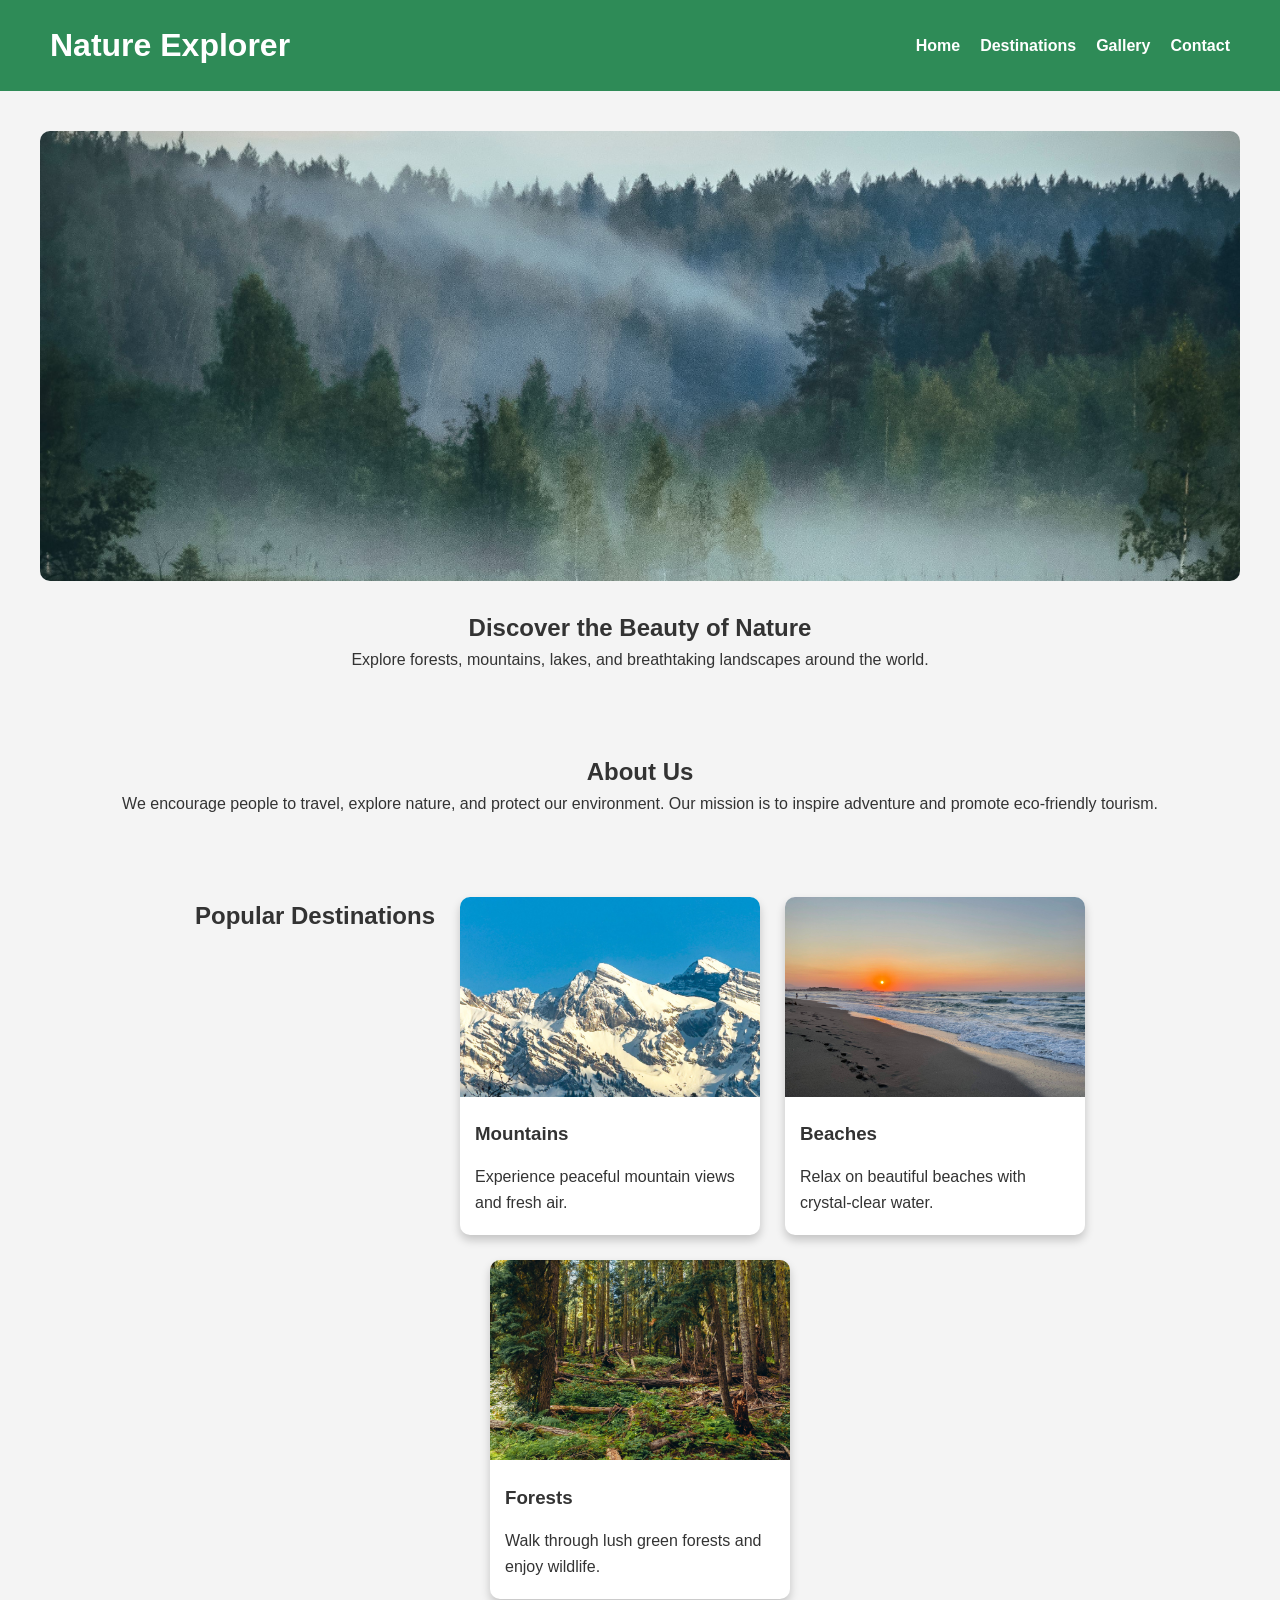
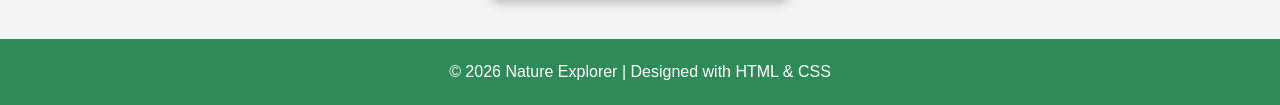
<file: index.html>
<!DOCTYPE html>
<html lang="en">
<head>
    <meta charset="UTF-8">
    <meta name="viewport" content="width=device-width, initial-scale=1.0">
    <title>Nature Explorer</title>
    <link rel="stylesheet" href="style.css">
</head>
<body>

<header>
    <h1>Nature Explorer</h1>
    <nav>
        <ul>
            <li><a href="#">Home</a></li>
            <li><a href="#">Destinations</a></li>
            <li><a href="#">Gallery</a></li>
            <li><a href="#">Contact</a></li>
        </ul>
    </nav>
</header>

<section class="hero">
    <img src="hero.jpg" alt="Beautiful Nature" height="1200px" width="900px">
    <div class="hero-text">
        <h2>Discover the Beauty of Nature</h2>
        <p>Explore forests, mountains, lakes, and breathtaking landscapes around the world.</p>
    </div>
</section>

<section class="about">
    <h2>About Us</h2>
    <p>
        We encourage people to travel, explore nature, and protect our environment.
        Our mission is to inspire adventure and promote eco-friendly tourism.
    </p>
</section>

<section class="places">
    <h2>Popular Destinations</h2>

    <div class="card">
        <img src="mountains.jpg" alt="mountain">
        <h3>Mountains</h3>
        <p>Experience peaceful mountain views and fresh air.</p>
    </div>

    <div class="card">
        <img src="beach.jpg" alt="beach">
        <h3>Beaches</h3>
        <p>Relax on beautiful beaches with crystal-clear water.</p>
    </div>

    <div class="card">
        <img src="forest.jpg" alt="forest">
        <h3>Forests</h3>
        <p>Walk through lush green forests and enjoy wildlife.</p>
    </div>
</section>

<footer>
    <p>&copy; 2026 Nature Explorer | Designed with HTML & CSS</p>
</footer>

</body>
</html>
</file>
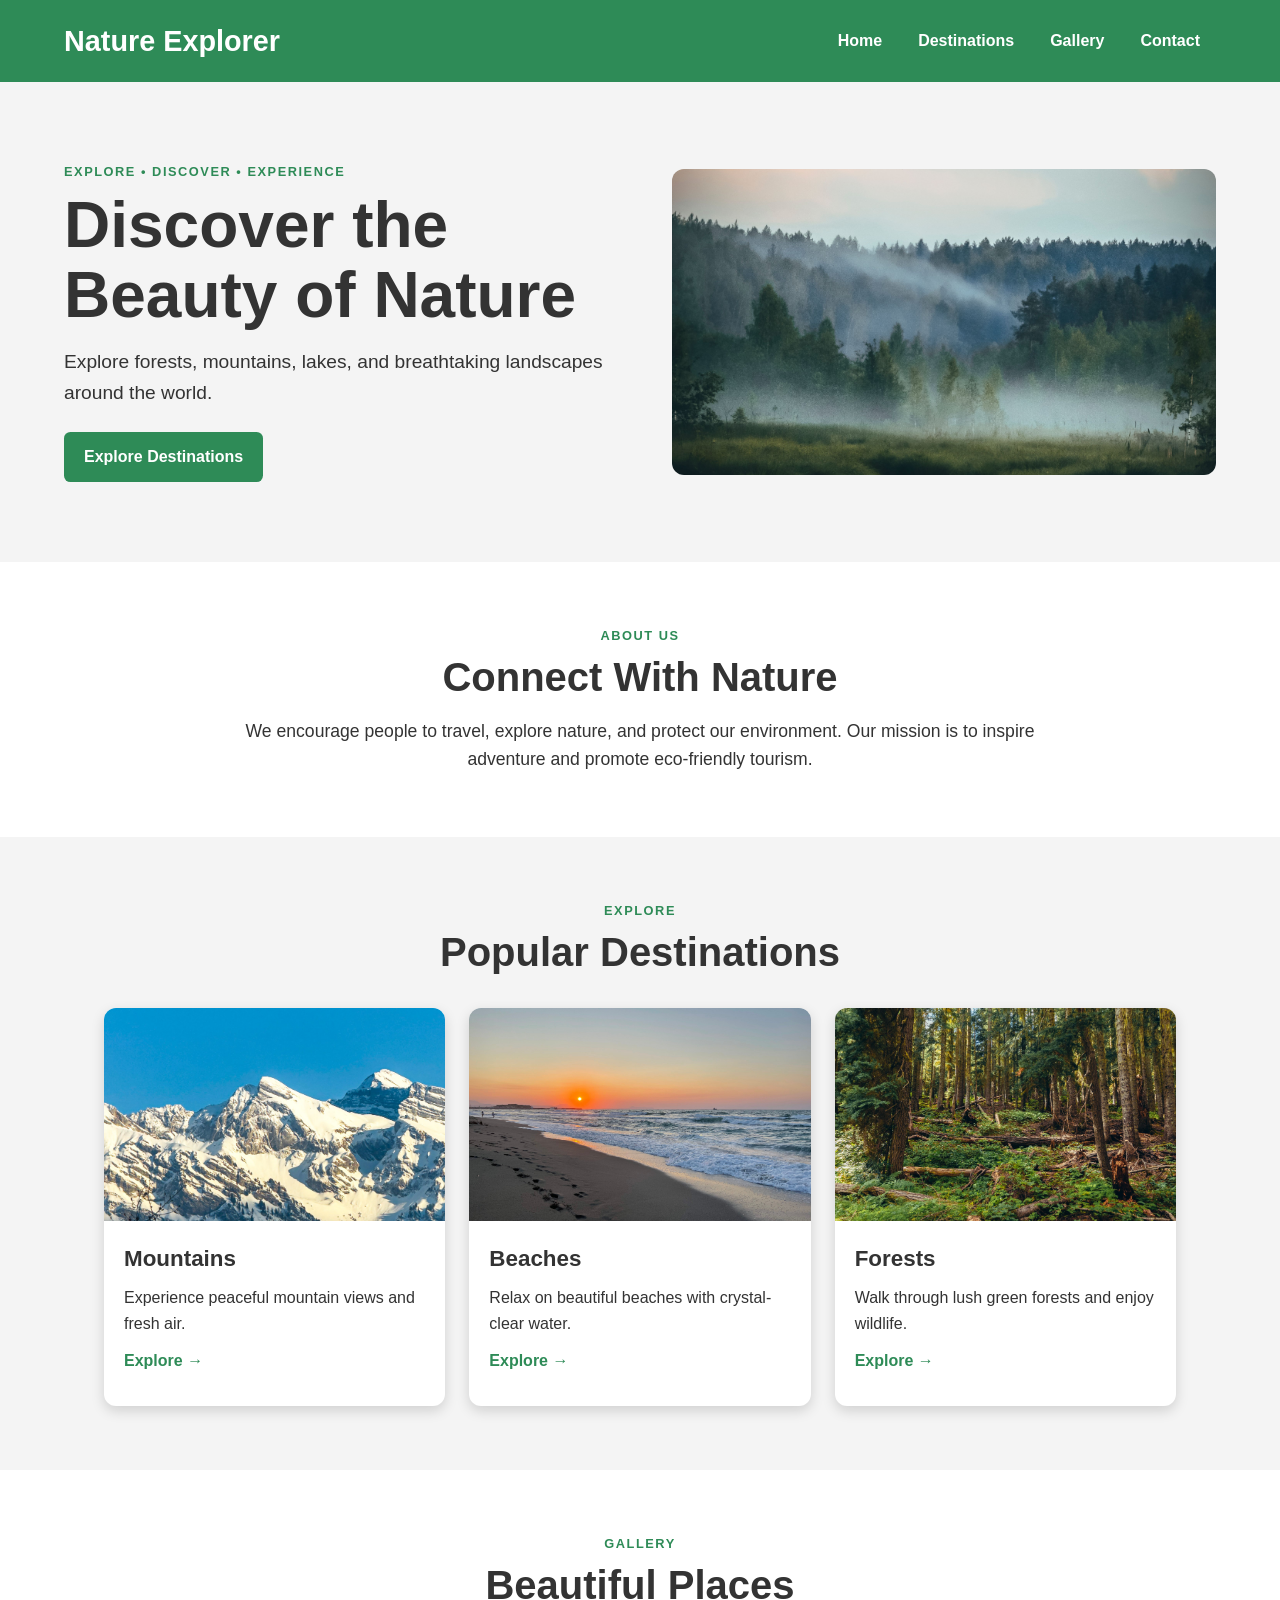
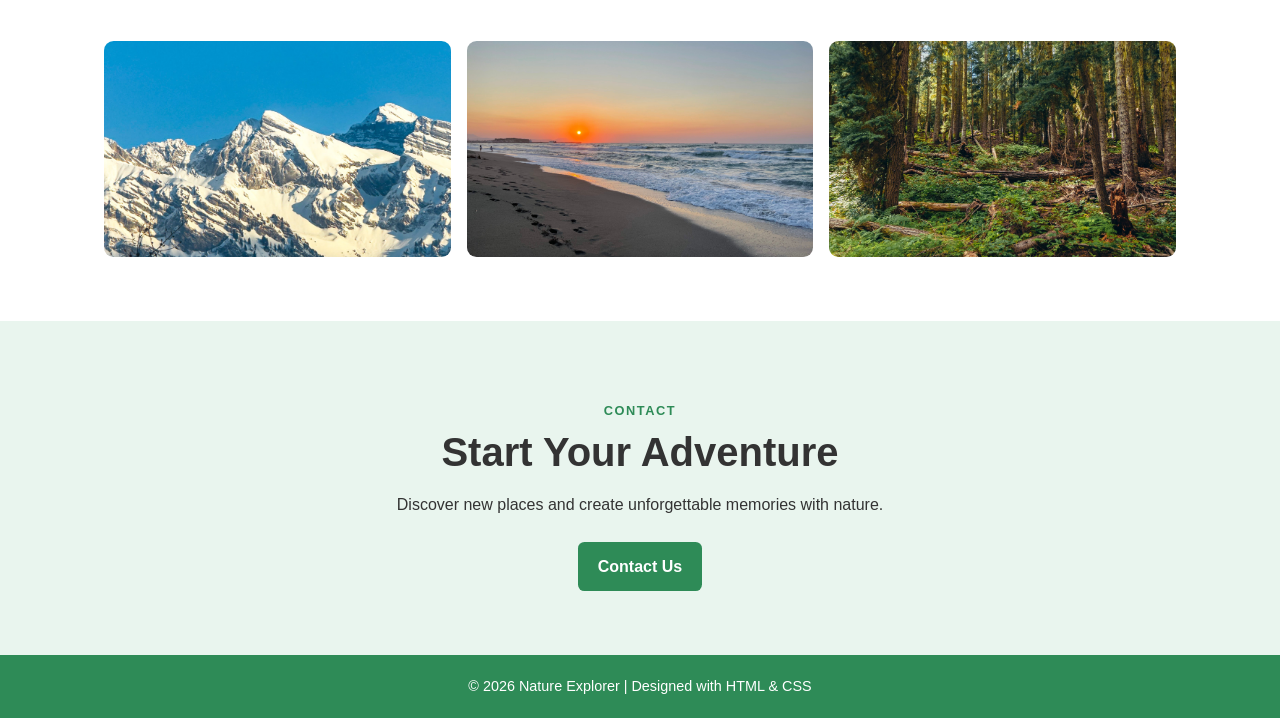
<file: Project 2/index.html>
<!DOCTYPE html>
<html lang="en">
<head>
    <meta charset="UTF-8">

    <meta name="viewport" content="width=device-width, initial-scale=1.0">

    <title>Nature Explorer</title>

    <link rel="stylesheet" href="style.css">
</head>

<body>

    <header class="site-header">
        <div class="header-content">
            <a href="#" class="logo">Nature Explorer</a>
            <!-- Mobile Popover Navigation -->
            <details class="mobile-menu">
                <summary aria-label="Open navigation menu">
                    ☰
                </summary>

                <nav class="mobile-nav" aria-label="Mobile navigation">
                    <a href="#home">Home</a>
                    <a href="#destinations">Destinations</a>
                    <a href="#gallery">Gallery</a>
                    <a href="#contact">Contact</a>
                </nav>
            </details>

            <!-- Desktop Navigation -->
            <nav class="desktop-nav" aria-label="Main navigation">
                <a href="#home">Home</a>
                <a href="#destinations">Destinations</a>
                <a href="#gallery">Gallery</a>
                <a href="#contact">Contact</a>
            </nav>
        </div>
    </header>

    <main>
        <section class="hero" id="home">
            <div class="hero-content">
                <div class="hero-text">
                    <p class="eyebrow">EXPLORE • DISCOVER • EXPERIENCE</p>
                    <h1>Discover the Beauty of Nature</h1>
                    <p class="hero-description">
                        Explore forests, mountains, lakes, and breathtaking
                        landscapes around the world.
                    </p>

                    <a href="#destinations" class="hero-button">
                        Explore Destinations
                    </a>

                </div>

                <div class="hero-image">
                    <img src="hero.jpg"
                         alt="Beautiful natural landscape">
                </div>
            </div>
        </section>

        <section class="about" id="about">

            <div class="section-container">

                <p class="section-label">ABOUT US</p>
                <h2>Connect With Nature</h2>
                <p class="about-text">
            We encourage people to travel, explore nature, and protect our environment. Our mission is to inspire adventure and promote eco-friendly tourism.
                </p>
            </div>
        </section>
        <section class="places" id="destinations">

            <div class="section-container">

                <p class="section-label">EXPLORE</p>
                <h2>Popular Destinations</h2>
                <div class="cards">
                    <article class="card">
                        <img src="mountains.jpg"
                             alt="Mountain landscape">

                        <div class="card-content">
                            <h3>Mountains</h3>
                            <p>
                                Experience peaceful mountain views and fresh air.
                            </p>
                            <a href="#gallery" class="card-link">
                                Explore →
                            </a>
                        </div>
                    </article>
                    <article class="card">
                        <img src="beach.jpg"
                             alt="Beautiful beach">
                 <div class="card-content">
                     <h3>Beaches</h3>
                     <p>
                    Relax on beautiful beaches with crystal-clear water.
                    </p>
                  <a href="#gallery" class="card-link">
                 Explore →
                  </a>
                 </div>
              </article>
          <article class="card">
            <img src="forest.jpg"
            alt="Green forest">
          <div class="card-content">
         <h3>Forests</h3>
            <p>
            Walk through lush green forests and enjoy wildlife.
             </p>
             <a href="#gallery" class="card-link">
              Explore →
          </a>
          </div>
         </article>
             </div>
            </div>
        </section>
        <section class="gallery" id="gallery">
 <div class="section-container">
   <p class="section-label">GALLERY</p>
   <h2>Beautiful Places</h2>

 <div class="gallery-grid">
  <img src="mountains.jpg"
     alt="Mountain scenery">
 <img src="beach.jpg"
    alt="Beach scenery">
 <img src="forest.jpg"
      alt="Forest scenery">
 </div>
     </div>
 </section>

    <section class="contact" id="contact">
    <div class="section-container">
     <p class="section-label">CONTACT</p>
     <h2>Start Your Adventure</h2>
        <p>
          Discover new places and create unforgettable
          memories with nature.
         </p>
         <a href="mailto:hello@example.com" class="contact-button">
        Contact Us
        </a>
        </div>
        </section>

    </main>
    <footer>

        <p>
            &copy; 2026 Nature Explorer |
            Designed with HTML & CSS
        </p>

    </footer>

</body>

</html>
</file>
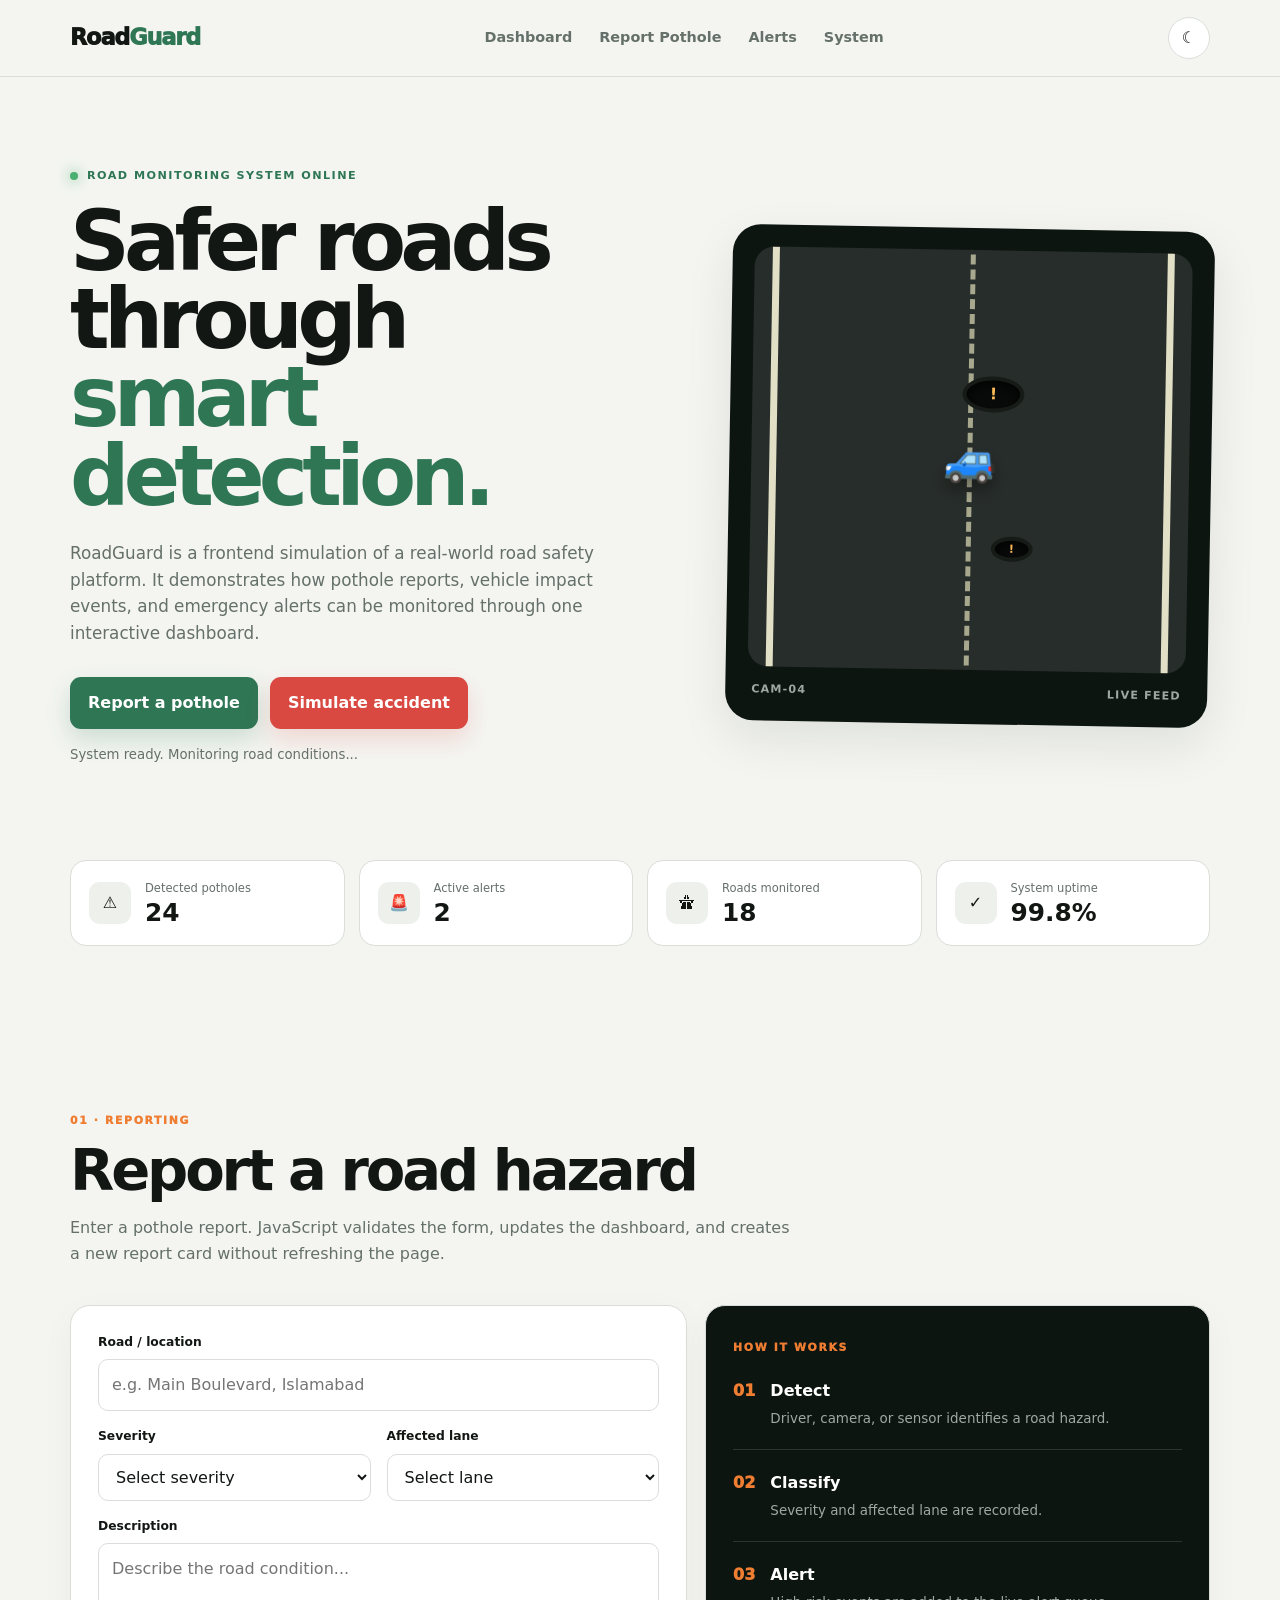
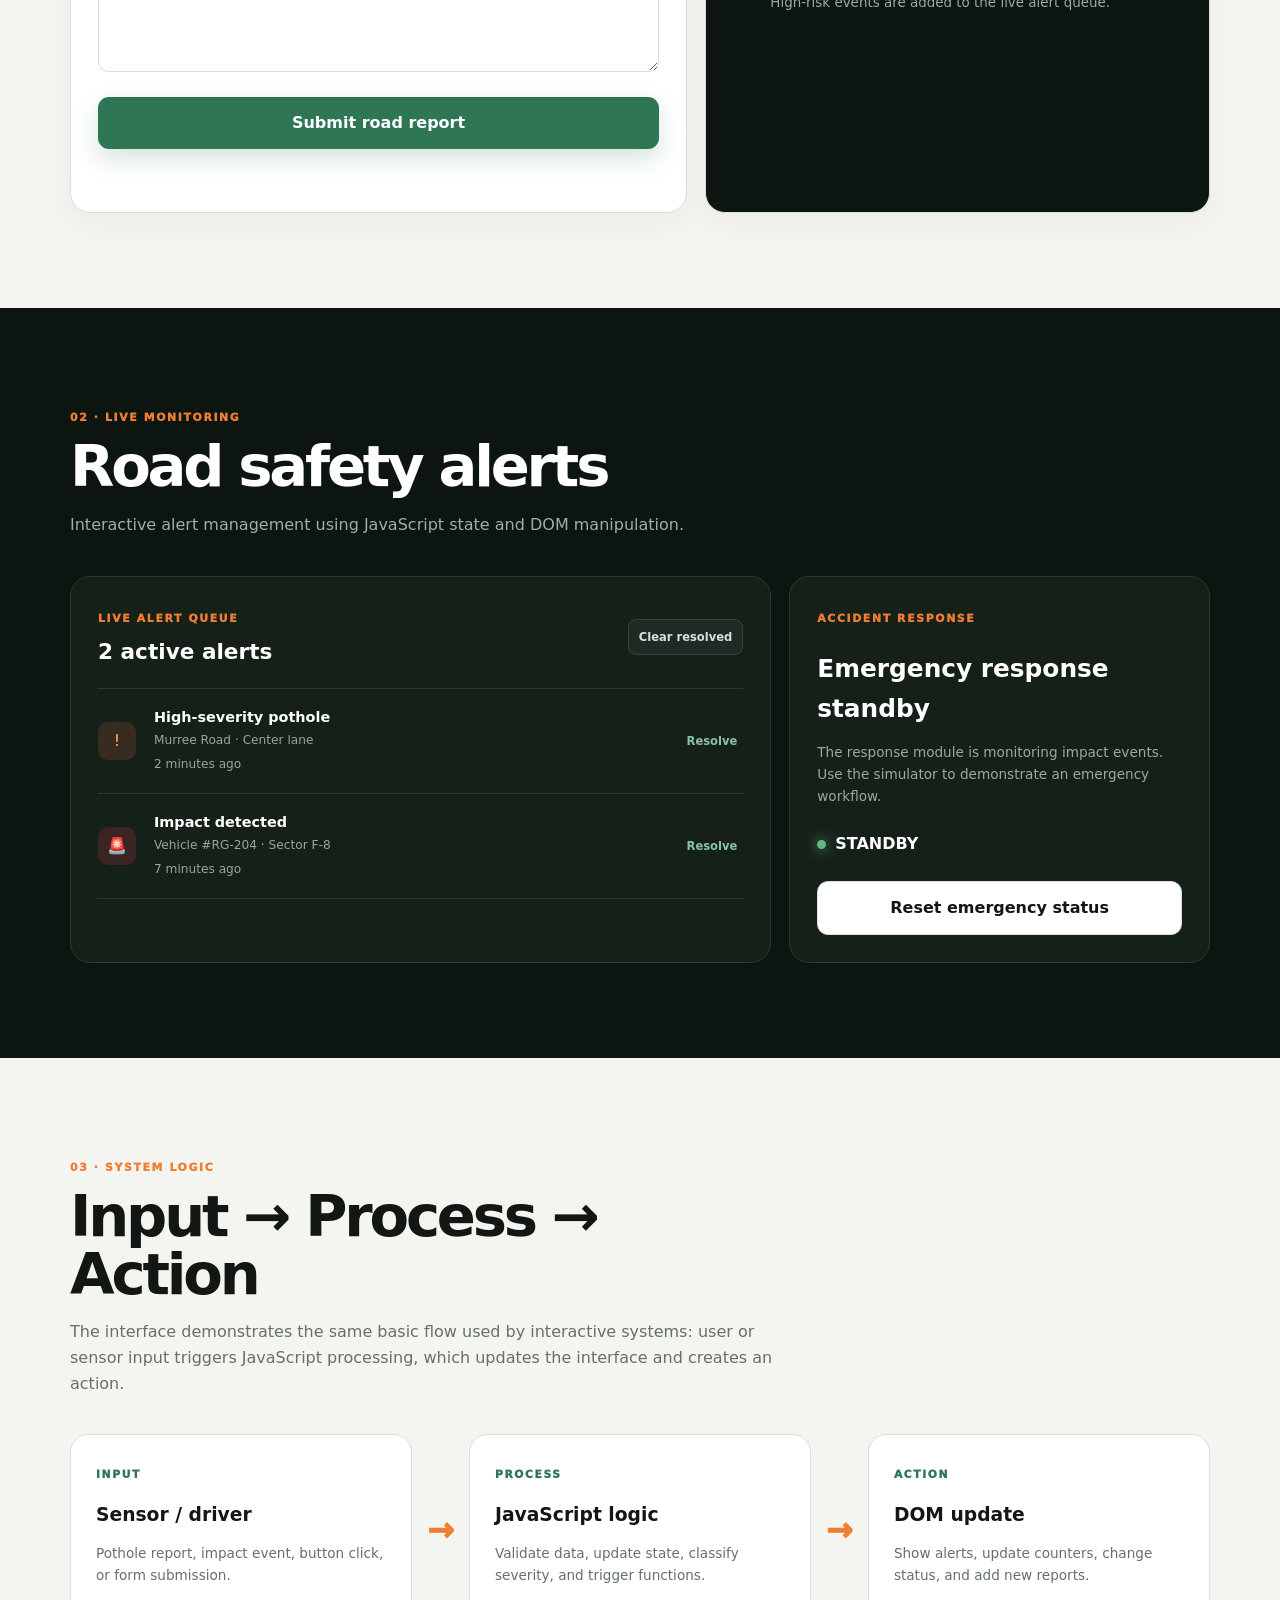
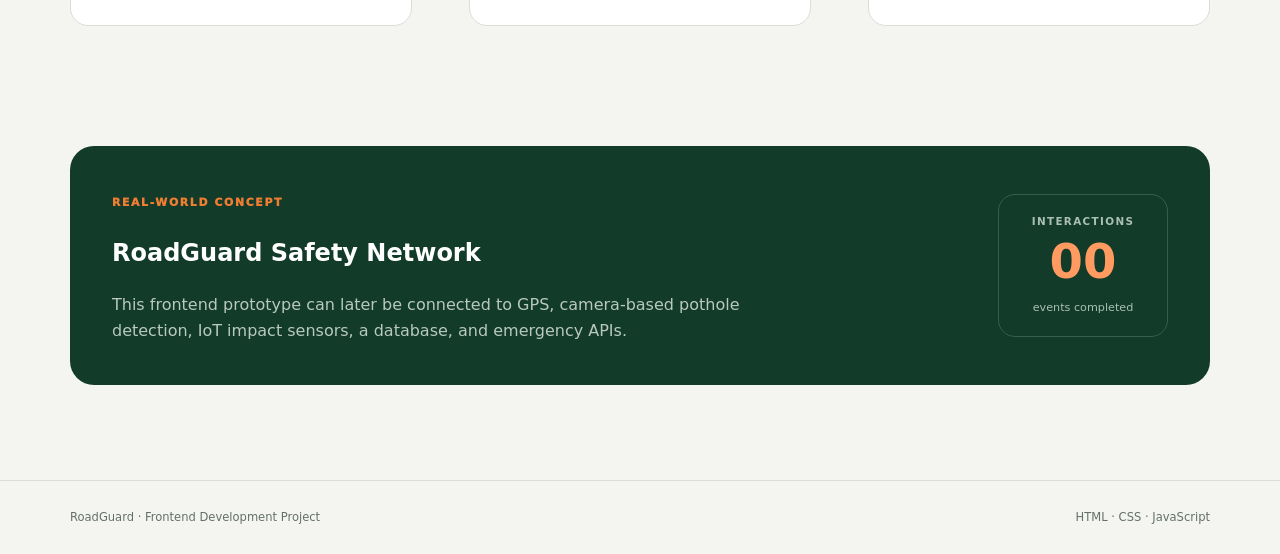
<file: Project-3/index.html>
<!DOCTYPE html>
<html lang="en">
<head>
  <meta charset="UTF-8">
  <meta name="viewport" content="width=device-width, initial-scale=1.0">

  <meta name="description"
        content="RoadGuard - Pothole Detection and Accident Alert System">

  <title>RoadGuard | Road Safety System</title>
  <!-- CSS -->
  <link rel="stylesheet" href="style.css">
</head>
<body>

  <!-- ================= HEADER ================= -->
  <header class="header">
    <nav class="nav container">
      <a href="#dashboard" class="logo">
        Road<span>Guard</span>
      </a>
      <div class="nav-links">
        <a href="#dashboard">Dashboard</a>
        <a href="#report">Report Pothole</a>
        <a href="#alerts">Alerts</a>
        <a href="#about">System</a>
      </div>

      <button id="themeToggle"
              class="theme-btn"
              aria-label="Toggle dark mode">
        ☾
      </button>
    </nav>
  </header>

  <!-- ================= MAIN ================= -->
  <main>

    <!-- ================= HERO ================= -->
    <section id="dashboard" class="hero">

      <div class="container hero-grid">

        <div class="hero-content">

          <div class="live-label">
            <span></span>
            ROAD MONITORING SYSTEM ONLINE
          </div>
          <h1>
            Safer roads through
            <strong>smart detection.</strong>
          </h1>
          <p class="hero-text">
            RoadGuard is a frontend simulation of a real-world road safety
            platform. It demonstrates how pothole reports, vehicle impact
            events, and emergency alerts can be monitored through one
            interactive dashboard.
          </p>
          <div class="hero-buttons">
            <a href="#report" class="btn primary">
              Report a pothole
            </a>

            <button id="simulateAccident"
                    class="btn danger">
              Simulate accident
            </button>
          </div>

          <p id="systemMessage"
             class="system-message"
             aria-live="polite">
            System ready. Monitoring road conditions...
          </p>
        </div>

        <!-- Road Animation / Visual -->
        <div class="road-visual">

          <div class="road">

            <div class="road-line"></div>

            <div id="vehicle" class="vehicle">
              🚙
            </div>

            <div id="pothole1" class="pothole">
              !
            </div>

            <div id="pothole2" class="pothole small">
              !
            </div>

          </div>

          <div class="visual-caption">
            <span>CAM-04</span>
            <span id="cameraStatus">LIVE FEED</span>
          </div>
        </div>
      </div>
    </section>

    <!-- ================= STATISTICS ================= -->
    <section class="stats-section">

      <div class="container stats-grid">

        <article class="stat-card">

          <span class="stat-icon">⚠</span>

          <div>
            <small>Detected potholes</small>
            <strong id="potholeCount">24</strong>
          </div>

        </article>
        <article class="stat-card">

          <span class="stat-icon">🚨</span>

          <div>
            <small>Active alerts</small>
            <strong id="alertCount">2</strong>
          </div>
        </article>


        <article class="stat-card">
          <span class="stat-icon">🛣</span>
          <div>
            <small>Roads monitored</small>
            <strong>18</strong>
          </div>
        </article>

        <article class="stat-card">

          <span class="stat-icon">✓</span>

          <div>
            <small>System uptime</small>
            <strong>99.8%</strong>
          </div>
        </article>

      </div>
    </section>


    <!-- ================= REPORT POTHOLE ================= -->
    <section id="report" class="section">

      <div class="container">
        <div class="section-heading">
          <span class="eyebrow">
            01 · REPORTING
          </span>
          <h2>
            Report a road hazard
          </h2>
          <p>
            Enter a pothole report. JavaScript validates the form,
            updates the dashboard, and creates a new report card
            without refreshing the page.
          </p>
        </div>

        <div class="report-layout">

          <!-- Form -->
          <form id="potholeForm" class="panel">
            <div class="form-grid">

              <div class="field full">
                <label for="location">
                  Road / location
                </label>

                <input
                  id="location"
                  type="text"
                  placeholder="e.g. Main Boulevard, Islamabad"
                  required
                >

              </div>

              <div class="field">

                <label for="severity">
                  Severity
                </label>

                <select id="severity" required>

                  <option value="">
                    Select severity
                  </option>

                  <option value="Low">
                    Low
                  </option>

                  <option value="Medium">
                    Medium
                  </option>

                  <option value="High">
                    High
                  </option>

                  <option value="Critical">
                    Critical
                  </option>
                </select>

              </div>

              <div class="field">

                <label for="lane">
                  Affected lane
                </label>

                <select id="lane" required>

                  <option value="">
                    Select lane
                  </option>

                  <option>
                    Left lane
                  </option>

                  <option>
                    Center lane
                  </option>

                  <option>
                    Right lane
                  </option>

                  <option>
                    Multiple lanes
                  </option>

                </select>
              </div>


              <div class="field full">

                <label for="description">
                  Description
                </label>

                <textarea
                  id="description"
                  rows="4"
                  placeholder="Describe the road condition..."
                ></textarea>

              </div>

            </div>


            <button
              class="btn primary full"
              type="submit">

              Submit road report

            </button>


            <p
              id="formMessage"
              class="form-message"
              aria-live="polite">
            </p>

          </form>


          <!-- How system works -->
          <div class="panel how-it-works">

            <span class="mini-label">
              HOW IT WORKS
            </span>


            <div class="step">

              <span>01</span>

              <div>

                <strong>Detect</strong>

                <p>
                  Driver, camera, or sensor identifies
                  a road hazard.
                </p>

              </div>

            </div>


            <div class="step">

              <span>02</span>

              <div>

                <strong>Classify</strong>

                <p>
                  Severity and affected lane are recorded.
                </p>

              </div>

            </div>


            <div class="step">

              <span>03</span>

              <div>

                <strong>Alert</strong>

                <p>
                  High-risk events are added to
                  the live alert queue.
                </p>

              </div>

            </div>

          </div>

        </div>

      </div>

    </section>


    <!-- ================= ALERTS ================= -->
    <section id="alerts" class="section dark">

      <div class="container">

        <div class="section-heading light">

          <span class="eyebrow">
            02 · LIVE MONITORING
          </span>

          <h2>
            Road safety alerts
          </h2>

          <p>
            Interactive alert management using
            JavaScript state and DOM manipulation.
          </p>

        </div>


        <div class="alert-layout">

          <!-- Alert Queue -->
          <div class="panel dark-panel">

            <div class="panel-top">

              <div>

                <span class="mini-label">
                  LIVE ALERT QUEUE
                </span>

                <h3 id="alertTitle">
                  2 active alerts
                </h3>

              </div>

              <button
                id="clearAlerts"
                class="small-btn">

                Clear resolved

              </button>

            </div>


            <div id="alertList" class="alert-list">

              <article class="alert-item high">

                <span class="alert-symbol">
                  !
                </span>

                <div>

                  <strong>
                    High-severity pothole
                  </strong>

                  <p>
                    Murree Road · Center lane
                  </p>

                  <small>
                    2 minutes ago
                  </small>

                </div>

                <button
                  class="resolve-btn"
                  type="button">

                  Resolve

                </button>

              </article>


              <article class="alert-item critical">

                <span class="alert-symbol">
                  🚨
                </span>

                <div>

                  <strong>
                    Impact detected
                  </strong>

                  <p>
                    Vehicle #RG-204 · Sector F-8
                  </p>

                  <small>
                    7 minutes ago
                  </small>

                </div>

                <button
                  class="resolve-btn"
                  type="button">

                  Resolve

                </button>

              </article>

            </div>

          </div>


          <!-- Accident Response -->
          <div class="panel safety-panel">

            <span class="mini-label">
              ACCIDENT RESPONSE
            </span>

            <h3 id="responseTitle">
              Emergency response standby
            </h3>

            <p id="responseText">

              The response module is monitoring impact
              events. Use the simulator to demonstrate
              an emergency workflow.

            </p>


            <div class="response-status">

              <span id="responseDot"></span>

              <strong id="responseStatus">
                STANDBY
              </strong>

            </div>


            <button
              id="resetEmergency"
              class="btn secondary full"
              type="button">

              Reset emergency status

            </button>

          </div>

        </div>

      </div>

    </section>


    <!-- ================= SYSTEM LOGIC ================= -->
    <section class="section">

      <div class="container">

        <div class="section-heading">

          <span class="eyebrow">
            03 · SYSTEM LOGIC
          </span>

          <h2>
            Input → Process → Action
          </h2>

          <p>
            The interface demonstrates the same basic flow
            used by interactive systems: user or sensor input
            triggers JavaScript processing, which updates the
            interface and creates an action.
          </p>

        </div>


        <div class="logic-grid">

          <article class="logic-card">

            <span>INPUT</span>

            <h3>
              Sensor / driver
            </h3>

            <p>
              Pothole report, impact event,
              button click, or form submission.
            </p>
          </article>

          <div class="logic-arrow">
            →
          </div>

          <article class="logic-card">
            <span>PROCESS</span>

            <h3>
              JavaScript logic
            </h3>
            <p>
              Validate data, update state,
              classify severity, and trigger functions.
            </p>
          </article>
          <div class="logic-arrow">
            →
          </div>
          <article class="logic-card">
            <span>ACTION</span>
            <h3>
              DOM update
            </h3>
            <p>
              Show alerts, update counters,
              change status, and add new reports.
            </p>
          </article>
        </div>
      </div>
    </section>

    <!-- ================= ABOUT ================= -->
    <section id="about" class="section about">
      <div class="container about-box">
        <div>

          <span class="eyebrow">
            REAL-WORLD CONCEPT
          </span>
          <h2>
            RoadGuard Safety Network
          </h2>
          <p>
            This frontend prototype can later be connected
            to GPS, camera-based pothole detection,
            IoT impact sensors, a database, and emergency APIs.
          </p>
        </div>
        <div class="project-score">
          <small>
            INTERACTIONS
          </small>
          <strong id="interactionScore">
            00
          </strong>
          <span>
            events completed
          </span>
        </div>
      </div>
    </section>
  </main>

  <!-- ================= FOOTER ================= -->
  <footer class="footer">
    <div class="container">
      <span>
        RoadGuard · Frontend Development Project 
      </span>
      <span>
        HTML · CSS · JavaScript
      </span>
    </div>
  </footer>

  <!-- JavaScript -->
  <script src="script.js"></script>

</body>
</html>
</file>
<file: style.css>
*{
    margin:0;
    padding:0;
    box-sizing:border-box;
    font-family:Arial, sans-serif;
}

body{
    background:#f4f4f4;
    color:#333;
    line-height:1.6;
}

header{
    background:#2e8b57;
    color:white;
    display:flex;
    justify-content:space-between;
    align-items:center;
    padding:20px 50px;
}

nav ul{
    display:flex;
    list-style:none;
}

nav ul li{
    margin-left:20px;
}

nav ul li a{
    color:white;
    text-decoration:none;
    font-weight:bold;
}

.hero{
    text-align:center;
    padding:40px;
}

.hero img{
    width:100%;
    max-height:450px;
    object-fit:cover;
    border-radius:10px;
}

.hero-text{
    margin-top:20px;
}

.about{
    padding:40px;
    text-align:center;
}

.places{
    display:flex;
    justify-content:center;
    gap:25px;
    flex-wrap:wrap;
    padding:40px;
}

.card{
    width:300px;
    background:white;
    border-radius:10px;
    box-shadow:0 5px 10px rgba(0,0,0,.2);
    overflow:hidden;
    transition:.3s;
}

.card:hover{
    transform:translateY(-8px);
}

.card img{
    width:100%;
    height:200px;
    object-fit:cover;
}

.card h3{
    padding:15px;
}

.card p{
    padding:0 15px 20px;
}

footer{
    background:#2e8b57;
    color:white;
    text-align:center;
    padding:20px;
}
</file>
<file: Project 2/style.css>
* {
    margin: 0;
    padding: 0;
    box-sizing: border-box;
}

html {
    scroll-behavior: smooth;
}

body {
    font-family: Arial, sans-serif;
    background: #f4f4f4;
    color: #333;
    line-height: 1.6;
}

img {
    display: block;
    width: 100%;
    max-width: 100%;
}

a {
    text-decoration: none;
}


/*HEADER MOBILE-FIRST */

.site-header {
    background: #2e8b57;
    color: white;

    /* Fluid spacing */

    padding: 1rem 5%;

    position: sticky;
    top: 0;
    z-index: 1000;
}

.header-content {
    width: 100%;
    max-width: 75rem;
    margin: 0 auto;

    display: flex;
    justify-content: space-between;
    align-items: center;
}

.logo {
    color: white;

    font-size: clamp(1.25rem, 4vw, 1.8rem);
    font-weight: bold;
}


/* DESKTOP NAVIGATION */

.desktop-nav {
    display: none;
}

.desktop-nav a {
    color: white;

    /* Accessible touch target */
    padding: 0.75rem 1rem;

    font-weight: bold;
}

.desktop-nav a:hover,
.desktop-nav a:focus {
    text-decoration: underline;
}


/*POPOVER NAVIGATION */

.mobile-menu {
    position: relative;
}

.mobile-menu summary {
    list-style: none;

    /* Accessible touch target */

    min-width: 2.75rem;
    min-height: 2.75rem;

    display: flex;
    align-items: center;
    justify-content: center;

    cursor: pointer;

    font-size: 1.6rem;

    border-radius: 0.4rem;
}

.mobile-menu summary::-webkit-details-marker {
    display: none;
}

.mobile-menu summary:hover,
.mobile-menu summary:focus {
    background: rgba(255, 255, 255, 0.15);
}


/* Popover menu */

.mobile-nav {
    position: absolute;

    top: calc(100% + 0.75rem);
    right: 0;

    width: min(15rem, 80vw);

    background: white;

    border-radius: 0.5rem;

    box-shadow: 0 0.5rem 1.2rem rgba(0, 0, 0, 0.2);

    display: flex;
    flex-direction: column;

    overflow: hidden;
}

.mobile-nav a {
    color: #2e8b57;

    /* Large touch-friendly links */
    padding: 1rem;

    font-weight: bold;
}

.mobile-nav a:hover,
.mobile-nav a:focus {
    background: #e9f5ee;
}


.hero {
    padding: 3rem 5%;
}

.hero-content {
    width: 100%;
    max-width: 75rem;
    margin: 0 auto;

    display: flex;
    flex-direction: column;

    gap: 2rem;
}

.hero-text {
    display: flex;
    flex-direction: column;
    justify-content: center;
}

.eyebrow,
.section-label {
    color: #2e8b57;

    font-size: 0.8rem;
    font-weight: bold;

    letter-spacing: 0.12em;
}

.hero h1 {
    margin-top: 0.5rem;

    /* Fluid typography */
    font-size: clamp(2rem, 8vw, 4rem);

    line-height: 1.1;
}

.hero-description {
    margin-top: 1rem;

    font-size: clamp(1rem, 2.5vw, 1.2rem);

    max-width: 40rem;
}

.hero-image img {
    width: 100%;

    aspect-ratio: 16 / 9;

    object-fit: cover;

    border-radius: 0.75rem;
}


.hero-button,
.contact-button {
    display: inline-flex;

    align-items: center;
    justify-content: center;

    width: fit-content;

    margin-top: 1.5rem;

    /* Accessible touch target */
    min-height: 2.75rem;

    padding: 0.75rem 1.25rem;

    background: #2e8b57;
    color: white;

    border-radius: 0.4rem;

    font-weight: bold;
}

.hero-button:hover,
.hero-button:focus,
.contact-button:hover,
.contact-button:focus {
    background: #246b45;
}


.section-container {
    width: 100%;
    max-width: 75rem;

    margin: 0 auto;

    padding: 0 5%;
}

section h2 {
    margin-top: 0.4rem;

    font-size: clamp(1.7rem, 5vw, 2.5rem);

    line-height: 1.2;
}


.about {
    padding: 4rem 0;

    text-align: center;

    background: white;
}

.about-text {
    max-width: 50rem;

    margin: 1rem auto 0;

    font-size: 1rem;
}


/*DESTINATIONS CSS GRID = MACRO LAYOUT */

.places {
    padding: 4rem 0;

    text-align: center;
}

.cards {
    margin-top: 2rem;

    display: grid;

    /* Mobile: one column */
    grid-template-columns: 1fr;

    gap: 1.5rem;
}


/*CARD FLEXBOX( MICRO LAYOUT) */

.card {
    background: white;

    border-radius: 0.75rem;

    overflow: hidden;

    box-shadow: 0 0.3rem 0.8rem rgba(0, 0, 0, 0.15);

    display: flex;
    flex-direction: column;

    text-align: left;

    transition: transform 0.3s ease;
}

.card:hover {
    transform: translateY(-0.4rem);
}

.card img {
    aspect-ratio: 16 / 10;

    object-fit: cover;
}

.card-content {
    padding: 1.25rem;

    display: flex;
    flex-direction: column;

    flex: 1;
}

.card h3 {
    font-size: 1.4rem;
}

.card p {
    margin-top: 0.5rem;
}

.card-link {
    color: #2e8b57;

    font-weight: bold;

    /* Touch-friendly */
    padding: 0.75rem 0;

    margin-top: auto;
}

.card-link:hover,
.card-link:focus {
    text-decoration: underline;
}

.gallery {
    padding: 4rem 0;

    background: white;

    text-align: center;
}

.gallery-grid {
    margin-top: 2rem;

    display: grid;

    /* Mobile */
    grid-template-columns: 1fr;

    gap: 1rem;
}

.gallery-grid img {
    aspect-ratio: 16 / 10;

    object-fit: cover;

    border-radius: 0.6rem;
}

.contact {
    padding: 4rem 0;

    text-align: center;

    background: #e9f5ee;
}

.contact p {
    margin-top: 1rem;
}

footer {
    background: #2e8b57;

    color: white;

    text-align: center;

    padding: 1.25rem 5%;

    font-size: 0.9rem;
}


/* TABLET */

@media (min-width: 600px) {

    /* Two destination columns */

    .cards {
        grid-template-columns: repeat(2, 1fr);
    }

    /* Two gallery columns */

    .gallery-grid {
        grid-template-columns: repeat(2, 1fr);
    }

    .hero {
        padding: 4rem 5%;
    }
}

/* DESKTOP */

@media (min-width: 900px) {

    .mobile-menu {
        display: none;
    }


    .desktop-nav {
        display: flex;

        align-items: center;

        gap: 0.25rem;
    }


    /*
       CSS GRID = MACRO LAYOUT
    */

    .hero-content {
        display: grid;

        grid-template-columns: 1fr 1fr;

        align-items: center;

        gap: 3rem;
    }


    /* Three destination columns */

    .cards {
        grid-template-columns: repeat(3, 1fr);
    }


    /* Three gallery columns */

    .gallery-grid {
        grid-template-columns: repeat(3, 1fr);
    }


    .about-text {
        font-size: 1.1rem;
    }
}

/*LARGE DESKTOP */

@media (min-width: 1200px) {

    .hero {
        padding-top: 5rem;
        padding-bottom: 5rem;
    }

    .hero-content {
        gap: 4rem;
    }
}
</file>
<file: Project-3/style.css>
/* =========================================
   ROADGUARD
   Pothole Detection & Accident Alert System
========================================= */
:root {
  --bg: #f4f5f1;
  --surface: #ffffff;
  --surface-2: #edf0eb;

  --text: #121714;
  --muted: #65706a;

  --line: #d9ded9;

  --green: #2f7655;
  --green-dark: #123b29;

  --orange: #ef7d32;
  --red: #d94841;
  --yellow: #e0a72f;

  --dark: #0d1511;
  --dark-2: #152019;

  --shadow:
    0 18px 50px rgba(15, 24, 18, 0.09);
}


/* =========================================
   GLOBAL
========================================= */

* {
  box-sizing: border-box;
}

html {
  scroll-behavior: smooth;
}

body {
  margin: 0;

  font-family:
    Inter,
    ui-sans-serif,
    system-ui,
    -apple-system,
    BlinkMacSystemFont,
    "Segoe UI",
    sans-serif;

  color: var(--text);
  background: var(--bg);

  line-height: 1.6;
}

button,
input,
textarea,
select {
  font: inherit;
}

button,
a {
  -webkit-tap-highlight-color: transparent;
}

a {
  color: inherit;
  text-decoration: none;
}

.container {
  width: min(1140px, calc(100% - 40px));
  margin: 0 auto;
}


/* =========================================
   HEADER
========================================= */

.header {
  position: sticky;
  top: 0;
  z-index: 50;

  background: rgba(244, 245, 241, 0.9);

  backdrop-filter: blur(16px);

  border-bottom: 1px solid var(--line);
}

.nav {
  min-height: 76px;

  display: flex;
  align-items: center;
  justify-content: space-between;

  gap: 25px;
}

.logo {
  font-size: 1.4rem;
  font-weight: 950;

  letter-spacing: -0.05em;
}

.logo span {
  color: var(--green);
}

.nav-links {
  display: flex;
  gap: 27px;

  color: var(--muted);

  font-size: 0.9rem;
  font-weight: 750;
}

.nav-links a:hover {
  color: var(--green);
}

.theme-btn {
  width: 42px;
  height: 42px;

  border-radius: 50%;

  border: 1px solid var(--line);

  background: var(--surface);

  cursor: pointer;

  color: var(--text);
}


/* =========================================
   HERO
========================================= */

.hero {
  padding: 90px 0 75px;
}

.hero-grid {
  display: grid;

  grid-template-columns: 1.1fr 0.9fr;

  align-items: center;

  gap: 70px;
}

.live-label {
  display: flex;

  align-items: center;

  gap: 9px;

  font-size: 0.7rem;

  letter-spacing: 0.13em;

  font-weight: 900;

  color: var(--green);
}

.live-label span {
  width: 8px;
  height: 8px;

  background: #4caf72;

  border-radius: 50%;

  box-shadow: 0 0 14px #4caf72;
}

h1 {
  margin: 18px 0 24px;

  font-size: clamp(3.1rem, 6.5vw, 6.3rem);

  line-height: 0.94;

  letter-spacing: -0.07em;

  max-width: 760px;
}

h1 strong {
  color: var(--green);
}

.hero-text {
  max-width: 650px;

  color: var(--muted);

  font-size: 1.05rem;
}

.hero-buttons {
  display: flex;

  flex-wrap: wrap;

  gap: 12px;

  margin: 30px 0 15px;
}

.btn {
  border: 0;

  border-radius: 11px;

  padding: 13px 18px;

  cursor: pointer;

  font-weight: 850;

  transition:
    transform 0.18s,
    box-shadow 0.18s,
    opacity 0.18s;
}

.btn:hover {
  transform: translateY(-2px);
}

.btn.primary {
  color: #fff;

  background: var(--green);

  box-shadow:
    0 10px 25px rgba(47, 118, 85, 0.2);
}

.btn.danger {
  color: #fff;

  background: var(--red);

  box-shadow:
    0 10px 25px rgba(217, 72, 65, 0.18);
}

.btn.secondary {
  color: var(--text);

  background: var(--surface);

  border: 1px solid var(--line);
}

.btn.full {
  width: 100%;
}

.system-message {
  min-height: 28px;

  color: var(--muted);

  font-size: 0.83rem;
}


/* =========================================
   ROAD VISUAL
========================================= */

.road-visual {
  background: var(--dark);

  border-radius: 28px;

  padding: 22px;

  color: white;

  box-shadow: var(--shadow);

  transform: rotate(1deg);
}

.road {
  height: 420px;

  border-radius: 20px;

  background: #272d2a;

  position: relative;

  overflow: hidden;

  display: flex;

  justify-content: center;
}

.road::before,
.road::after {
  content: "";

  position: absolute;

  top: 0;
  bottom: 0;

  width: 7px;

  background: #e2dfc7;
}

.road::before {
  left: 18px;
}

.road::after {
  right: 18px;
}

.road-line {
  position: absolute;

  top: -40px;
  bottom: -40px;

  width: 5px;

  border-left: 5px dashed #c8c7a7;

  opacity: 0.8;
}

.vehicle {
  position: absolute;

  z-index: 4;

  top: 50%;

  transform: translateY(-50%);

  font-size: 2.7rem;

  transition:
    top 0.5s,
    transform 0.5s;

  filter:
    drop-shadow(
      0 8px 8px rgba(0, 0, 0, 0.35)
    );
}

.vehicle.danger {
  animation: shake 0.35s 5;
}

@keyframes shake {

  25% {
    transform: translate(-7px, -50%);
  }

  75% {
    transform: translate(7px, -50%);
  }

}

.pothole {
  position: absolute;

  z-index: 2;

  width: 62px;
  height: 36px;

  border-radius: 50%;

  background: #080b0a;

  border: 4px solid #161b18;

  color: #ffbb56;

  display: grid;

  place-items: center;

  font-weight: 900;

  left: 48%;
  top: 30%;

  box-shadow:
    inset 0 5px 12px rgba(0, 0, 0, 0.7);
}

.pothole.small {
  width: 42px;
  height: 25px;

  left: 55%;
  top: 68%;

  font-size: 0.7rem;
}

.visual-caption {
  display: flex;

  justify-content: space-between;

  padding: 14px 4px 0;

  color: #9ca8a1;

  font-size: 0.7rem;

  letter-spacing: 0.1em;

  font-weight: 800;
}


/* =========================================
   STATISTICS
========================================= */

.stats-section {
  padding: 0 0 65px;
}

.stats-grid {
  display: grid;

  grid-template-columns:
    repeat(4, 1fr);

  gap: 14px;
}

.stat-card {
  display: flex;

  align-items: center;

  gap: 14px;

  background: var(--surface);

  border: 1px solid var(--line);

  border-radius: 16px;

  padding: 18px;
}

.stat-icon {
  display: grid;

  place-items: center;

  width: 42px;
  height: 42px;

  background: var(--surface-2);

  border-radius: 11px;
}

.stat-card small {
  display: block;

  color: var(--muted);

  font-size: 0.72rem;
}

.stat-card strong {
  display: block;

  font-size: 1.55rem;

  line-height: 1.2;
}


/* =========================================
   SECTIONS
========================================= */

.section {
  padding: 95px 0;
}

.section-heading {
  max-width: 730px;

  margin-bottom: 38px;
}

.eyebrow,
.mini-label {
  color: var(--orange);

  font-size: 0.68rem;

  letter-spacing: 0.15em;

  font-weight: 950;
}

.section-heading h2 {
  margin: 10px 0 12px;

  font-size:
    clamp(2.2rem, 4.5vw, 4.2rem);

  line-height: 1;

  letter-spacing: -0.055em;
}

.section-heading p:last-child {
  color: var(--muted);
}


/* =========================================
   REPORT FORM
========================================= */

.report-layout {
  display: grid;

  grid-template-columns: 1.1fr 0.9fr;

  gap: 18px;
}

.panel {
  background: var(--surface);

  border: 1px solid var(--line);

  border-radius: 20px;

  padding: 27px;

  box-shadow:
    0 10px 35px rgba(15, 24, 18, 0.04);
}

.form-grid {
  display: grid;

  grid-template-columns: 1fr 1fr;

  gap: 16px;

  margin-bottom: 18px;
}

.field.full {
  grid-column: 1 / -1;
}

.field label {
  display: block;

  font-size: 0.77rem;

  font-weight: 850;

  margin-bottom: 7px;
}

input,
textarea,
select {
  width: 100%;

  border: 1px solid var(--line);

  border-radius: 10px;

  padding: 12px 13px;

  background: var(--surface);

  color: var(--text);

  outline: none;

  resize: vertical;
}

input:focus,
textarea:focus,
select:focus {
  border-color: var(--green);

  box-shadow:
    0 0 0 3px
    rgba(47, 118, 85, 0.11);
}

.form-message {
  min-height: 24px;

  margin: 12px 0 0;

  color: var(--green);

  font-size: 0.8rem;

  font-weight: 750;
}


/* =========================================
   HOW IT WORKS
========================================= */

.how-it-works {
  background: var(--dark);

  color: #fff;
}

.step {
  display: flex;

  gap: 15px;

  padding: 20px 0;

  border-bottom:
    1px solid #2a3730;
}

.step:last-child {
  border-bottom: 0;
}

.step > span {
  color: var(--orange);

  font-weight: 950;
}

.step strong {
  display: block;
}

.step p {
  margin: 4px 0 0;

  color: #9daaa2;

  font-size: 0.84rem;
}


/* =========================================
   ALERT SECTION
========================================= */

.dark {
  background: var(--dark);

  color: #fff;
}

.section-heading.light p:last-child {
  color: #a1ada5;
}

.alert-layout {
  display: grid;

  grid-template-columns: 1.25fr 0.75fr;

  gap: 18px;
}

.dark-panel,
.safety-panel {
  background: var(--dark-2);

  border-color: #2c3931;

  box-shadow: none;
}

.panel-top {
  display: flex;

  justify-content: space-between;

  align-items: center;

  gap: 20px;

  border-bottom:
    1px solid #2b3830;

  padding-bottom: 18px;
}

.panel-top h3 {
  margin: 6px 0 0;

  font-size: 1.35rem;
}

.small-btn {
  border:
    1px solid #35443a;

  background: #1e2b24;

  color: #d7dfda;

  border-radius: 8px;

  padding: 8px 10px;

  cursor: pointer;

  font-size: 0.72rem;

  font-weight: 750;
}


/* Alert item */

.alert-item {
  display: grid;

  grid-template-columns:
    42px 1fr auto;

  align-items: center;

  gap: 14px;

  padding: 17px 0;

  border-bottom:
    1px solid #2b3830;
}

.alert-symbol {
  width: 38px;
  height: 38px;

  display: grid;

  place-items: center;

  border-radius: 10px;

  background: #382c21;

  color: #ffb15d;
}

.alert-item.critical
.alert-symbol {
  background: #3b2422;

  color: #ff8b82;
}

.alert-item strong {
  display: block;

  font-size: 0.9rem;
}

.alert-item p,
.alert-item small {
  margin: 2px 0 0;

  color: #98a69e;

  font-size: 0.76rem;
}

.resolve-btn {
  border: 0;

  background: transparent;

  color: #8bc2a3;

  cursor: pointer;

  font-weight: 800;

  font-size: 0.72rem;
}

.alert-item.resolved {
  opacity: 0.42;
}


/* =========================================
   EMERGENCY PANEL
========================================= */

.safety-panel {
  min-height: 270px;
}

.safety-panel h3 {
  font-size: 1.55rem;

  margin: 20px 0 8px;
}

.safety-panel p {
  color: #9ca9a1;

  font-size: 0.85rem;
}

.response-status {
  display: flex;

  align-items: center;

  gap: 9px;

  margin: 24px 0;
}

.response-status span {
  width: 9px;
  height: 9px;

  background: #67b583;

  border-radius: 50%;

  box-shadow:
    0 0 14px #67b583;
}

.response-status.active span {
  background: #f05b4e;

  box-shadow:
    0 0 15px #f05b4e;
}

.response-status.active strong {
  color: #ff8379;
}


/* =========================================
   LOGIC
========================================= */

.logic-grid {
  display: grid;

  grid-template-columns:
    1fr auto 1fr auto 1fr;

  align-items: center;

  gap: 15px;
}

.logic-card {
  background: var(--surface);

  border: 1px solid var(--line);

  border-radius: 18px;

  padding: 25px;

  min-height: 165px;
}

.logic-card span {
  color: var(--green);

  font-size: 0.67rem;

  font-weight: 950;

  letter-spacing: 0.15em;
}

.logic-card h3 {
  margin: 14px 0 7px;
}

.logic-card p {
  color: var(--muted);

  font-size: 0.85rem;
}

.logic-arrow {
  color: var(--orange);

  font-size: 2rem;

  font-weight: 950;
}


/* =========================================
   ABOUT
========================================= */

.about {
  padding-top: 25px;
}

.about-box {
  background: var(--green-dark);

  color: #fff;

  border-radius: 24px;

  padding: 42px;

  display: flex;

  justify-content: space-between;

  align-items: center;

  gap: 30px;
}

.about-box p:last-child {
  max-width: 680px;

  color: #b9c9c0;

  margin-bottom: 0;
}

.project-score {
  min-width: 170px;

  text-align: center;

  padding: 18px;

  border:
    1px solid #34604b;

  border-radius: 17px;
}

.project-score small {
  display: block;

  color: #aac0b4;

  font-size: 0.65rem;

  letter-spacing: 0.13em;

  font-weight: 850;
}

.project-score strong {
  display: block;

  font-size: 3rem;

  color: #ff9b60;

  line-height: 1.1;

  margin: 5px 0;
}

.project-score span {
  color: #aac0b4;

  font-size: 0.7rem;
}


/* =========================================
   FOOTER
========================================= */

.footer {
  border-top:
    1px solid var(--line);

  padding: 27px 0;

  color: var(--muted);

  font-size: 0.72rem;
}

.footer .container {
  display: flex;

  justify-content: space-between;

  gap: 20px;
}


/* =========================================
   DARK MODE
========================================= */

body.dark-mode {
  --bg: #0a100c;

  --surface: #121a15;

  --surface-2: #1b2720;

  --text: #f1f5f2;

  --muted: #a4afa8;

  --line: #2a352f;
}

body.dark-mode .header {
  background: rgba(10, 16, 12, 0.9);
}

body.dark-mode .theme-btn {
  background: var(--surface);

  color: var(--text);
}

body.dark-mode .stat-card {
  box-shadow: none;
}


/* =========================================
   RESPONSIVE
========================================= */

@media (max-width: 900px) {

  .hero-grid,
  .report-layout,
  .alert-layout {
    grid-template-columns: 1fr;
  }

  .stats-grid {
    grid-template-columns:
      repeat(2, 1fr);
  }

  .logic-grid {
    grid-template-columns: 1fr;
  }

  .logic-arrow {
    justify-self: center;

    transform: rotate(90deg);
  }

}


@media (max-width: 650px) {

  .container {
    width:
      min(100% - 26px, 1140px);
  }

  .nav-links {
    display: none;
  }

  .hero {
    padding-top: 55px;
  }

  .form-grid {
    grid-template-columns: 1fr;
  }

  .field.full {
    grid-column: auto;
  }

  .stats-grid {
    grid-template-columns:
      1fr 1fr;
  }

  .about-box,
  .footer .container {
    flex-direction: column;

    align-items: flex-start;
  }

  .about-box {
    padding: 28px;
  }

  .road {
    height: 330px;
  }

  .alert-item {
    grid-template-columns:
      38px 1fr;
  }

  .resolve-btn {
    grid-column: 2;

    justify-self: start;
  }

}
</file>
